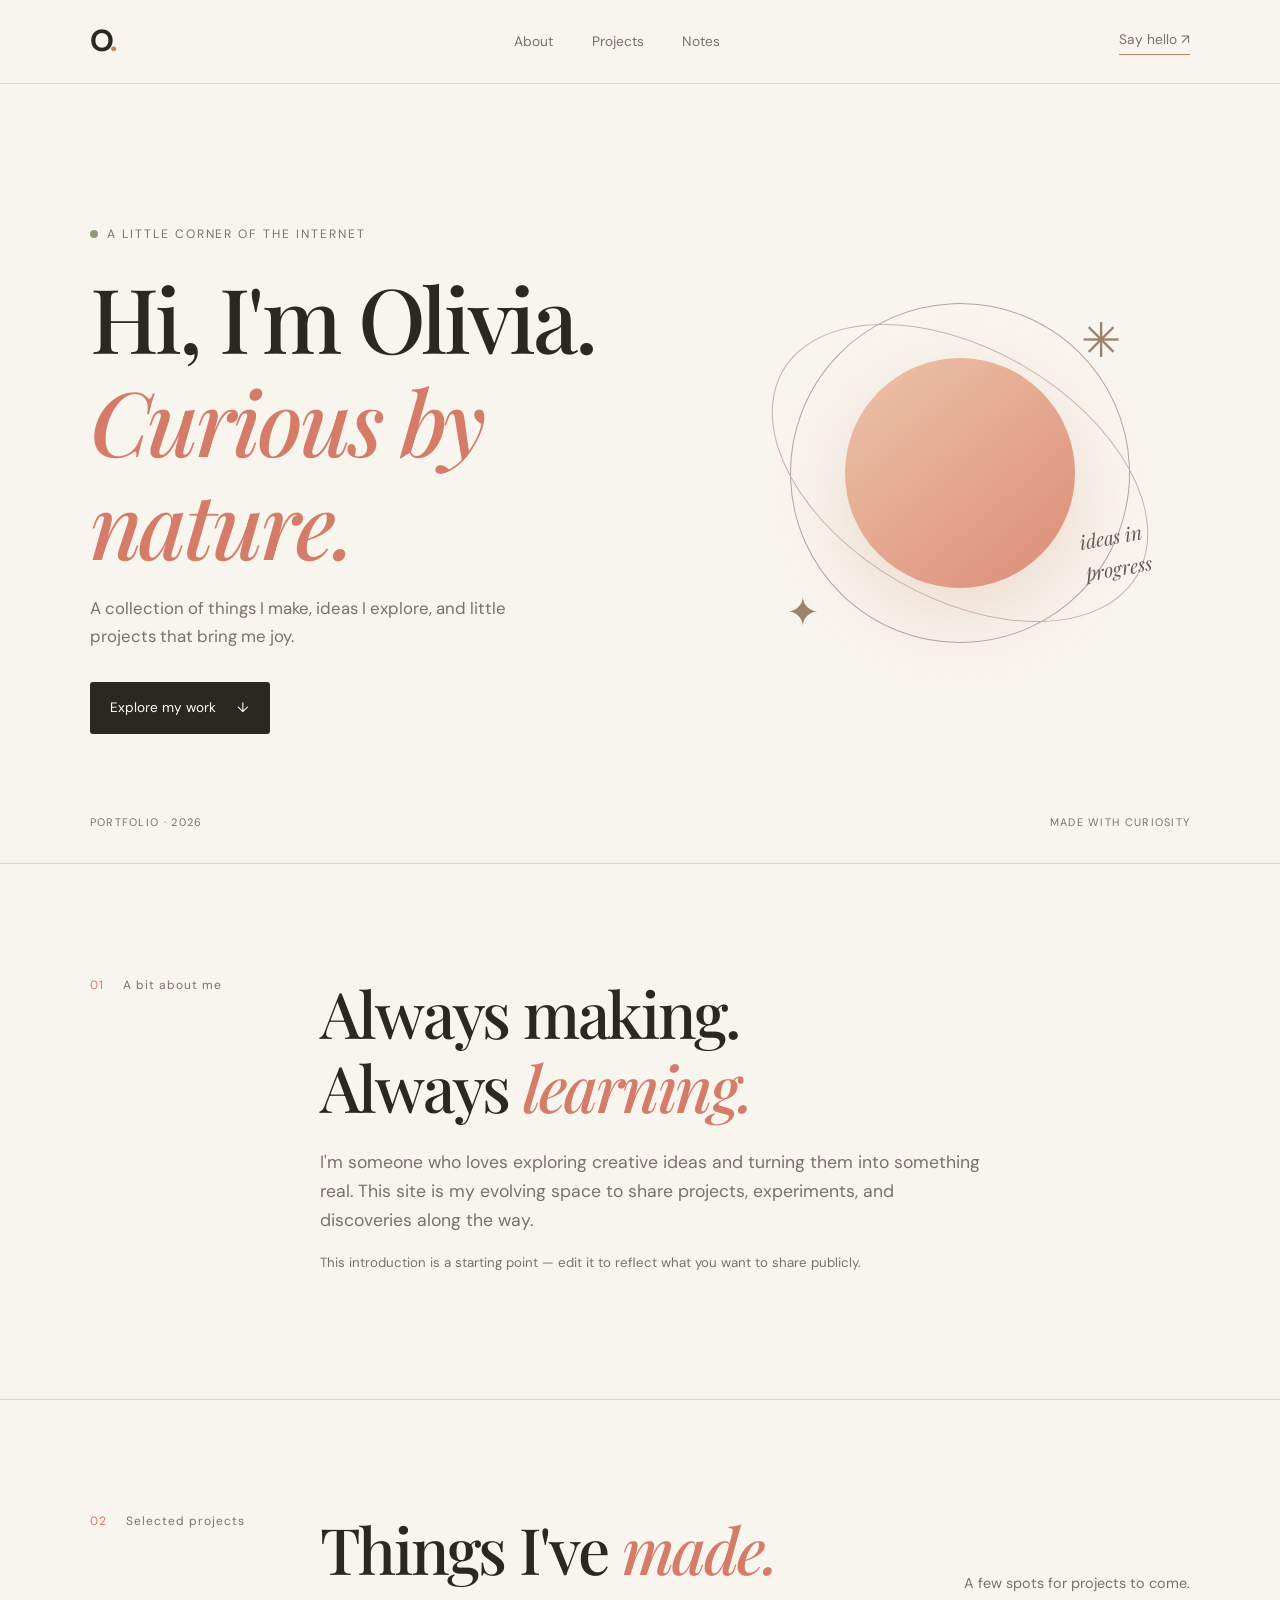
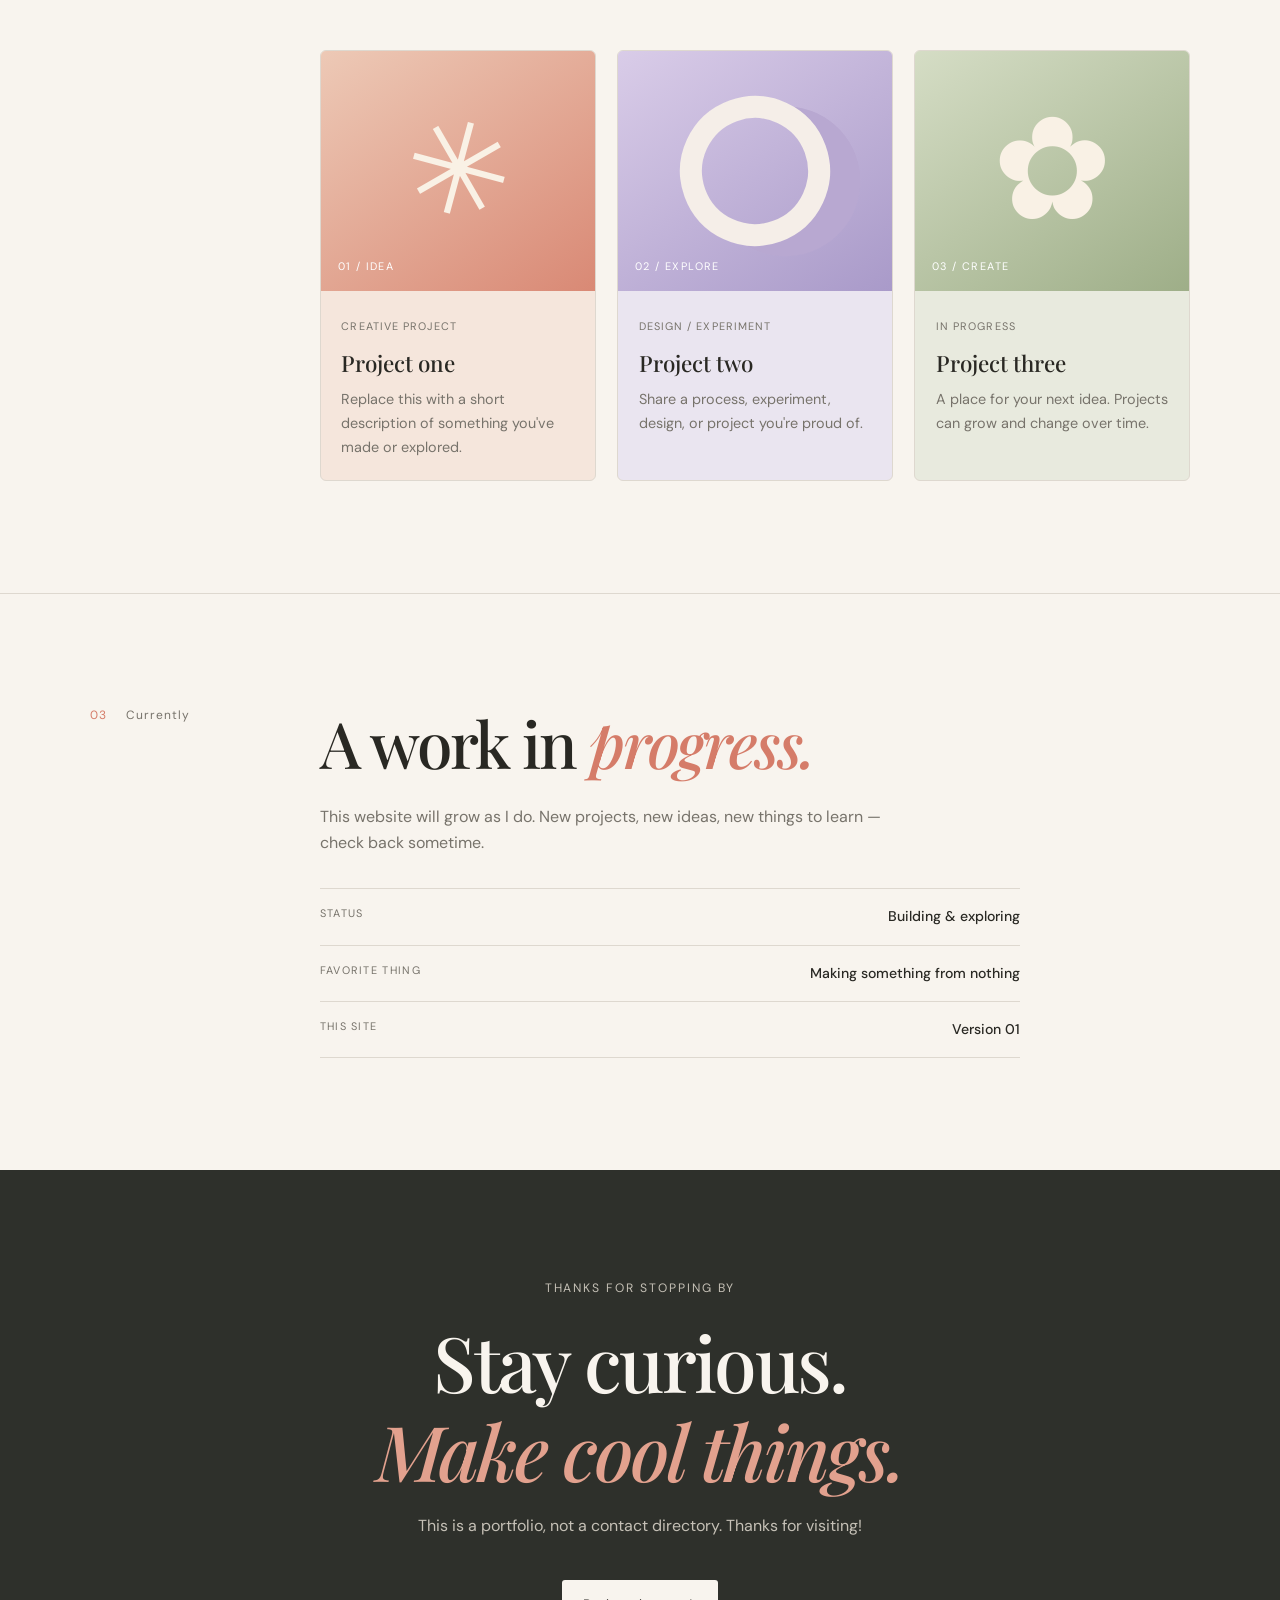
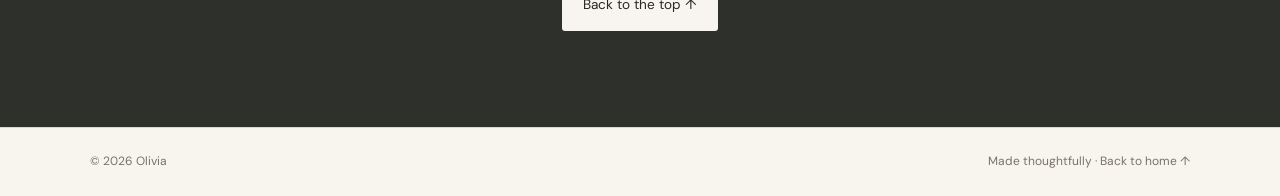
<file: index.html>
<!doctype html>
<html lang="en">
  <head>
  <meta name="google-site-verification" content="Ts3QDwf4GkU1HSrvF_vmYDm-0J1HZ9W5l0339AQIZKM" />
  <meta charset="utf-8">
  <meta name="viewport" content="width=device-width, initial-scale=1">
  <meta name="description" content="Olivia's creative portfolio — projects, ideas, and things I'm learning.">
  <meta name="author" content="Olivia">
  <meta name="theme-color" content="#f8f4ee">
  <meta name="robots" content="index, follow">
  <link rel="canonical" href="https://oliviaeberwein.github.io/">
  <link rel="stylesheet" href="style.css">
  <link rel="icon" href="favicon.svg" type="image/svg+xml">
  <link rel="manifest" href="manifest.json">
  <title>Olivia — Creative Portfolio</title>
  <meta property="og:type" content="website">
  <meta property="og:title" content="Olivia — Creative Portfolio">
  <meta property="og:description" content="Projects, ideas, and things I'm learning.">
  <meta property="og:url" content="https://oliviaeberwein.github.io/">
  <meta property="og:image" content="https://oliviaeberwein.github.io/preview.png">
  <meta name="twitter:card" content="summary_large_image">
  <meta name="twitter:title" content="Olivia — Creative Portfolio">
  <meta name="twitter:description" content="Projects, ideas, and things I'm learning.">
  <meta name="twitter:image" content="https://oliviaeberwein.github.io/preview.png">
  <script type="application/ld+json">
  {
    "@context": "https://schema.org",
    "@type": "Person",
    "name": "Olivia",
    "url": "https://oliviaeberwein.github.io/",
    "description": "A creative portfolio featuring projects, ideas, and learning."
  }
  </script>
</head>
<body>
  <a class="skip-link" href="#main">Skip to content</a>
  <header class="site-header">
    <a class="brand" href="#home" aria-label="Olivia home">O<span>.</span></a>
    <nav aria-label="Main navigation">
      <a href="#about">About</a>
      <a href="#work">Projects</a>
      <a href="#notes">Notes</a>
    </nav>
    <a class="header-link" href="#contact">Say hello <span aria-hidden="true">↗</span></a>
  </header>

  <main id="main">
    <section class="hero" id="home">
      <div class="hero-copy">
        <p class="eyebrow"><span class="dot"></span> A little corner of the internet</p>
        <h1>Hi, I'm Olivia.<br><em>Curious by nature.</em></h1>
        <p class="intro">A collection of things I make, ideas I explore, and little projects that bring me joy.</p>
        <a class="button" href="#work">Explore my work <span aria-hidden="true">↓</span></a>
      </div>
      <div class="hero-art" aria-label="Abstract pastel shapes">
        <div class="sun"></div><div class="orbit orbit-one"></div><div class="orbit orbit-two"></div>
        <div class="spark spark-one">✳</div><div class="spark spark-two">✦</div>
        <div class="art-note">ideas in<br>progress</div>
      </div>
      <div class="hero-bottom"><span>PORTFOLIO · 2026</span><span>MADE WITH CURIOSITY</span></div>
    </section>

    <section class="section about" id="about">
      <div class="section-label"><span>01</span> A bit about me</div>
      <div class="section-content">
        <h2>Always making.<br>Always <em>learning.</em></h2>
        <p>I'm someone who loves exploring creative ideas and turning them into something real. This site is my evolving space to share projects, experiments, and discoveries along the way.</p>
        <p class="small-note">This introduction is a starting point — edit it to reflect what you want to share publicly.</p>
      </div>
    </section>

    <section class="section projects" id="work">
      <div class="section-label"><span>02</span> Selected projects</div>
      <div class="section-content">
        <div class="section-heading"><h2>Things I've <em>made.</em></h2><p>A few spots for projects to come.</p></div>
        <div class="project-grid">
          <article class="project-card card-peach">
            <div class="project-visual visual-one"><span class="visual-star">✳</span><span class="visual-caption">01 / IDEA</span></div>
            <div class="project-info"><span>CREATIVE PROJECT</span><h3>Project one</h3><p>Replace this with a short description of something you've made or explored.</p></div>
          </article>
          <article class="project-card card-lilac">
            <div class="project-visual visual-two"><span class="visual-ring"></span><span class="visual-caption">02 / EXPLORE</span></div>
            <div class="project-info"><span>DESIGN / EXPERIMENT</span><h3>Project two</h3><p>Share a process, experiment, design, or project you're proud of.</p></div>
          </article>
          <article class="project-card card-green">
            <div class="project-visual visual-three"><span class="visual-flower">✿</span><span class="visual-caption">03 / CREATE</span></div>
            <div class="project-info"><span>IN PROGRESS</span><h3>Project three</h3><p>A place for your next idea. Projects can grow and change over time.</p></div>
          </article>
        </div>
      </div>
    </section>

    <section class="section notes" id="notes">
      <div class="section-label"><span>03</span> Currently</div>
      <div class="section-content notes-content">
        <h2>A work in <em>progress.</em></h2>
        <p>This website will grow as I do. New projects, new ideas, new things to learn — check back sometime.</p>
        <div class="currently-list"><div><span>STATUS</span><strong>Building & exploring</strong></div><div><span>FAVORITE THING</span><strong>Making something from nothing</strong></div><div><span>THIS SITE</span><strong>Version 01</strong></div></div>
      </div>
    </section>

    <section class="contact" id="contact">
      <p class="eyebrow">Thanks for stopping by</p>
      <h2>Stay curious.<br><em>Make cool things.</em></h2>
      <p>This is a portfolio, not a contact directory. Thanks for visiting!</p>
      <a href="#home" class="button button-light">Back to the top ↑</a>
    </section>
  </main>

  <footer><span>© <span id="year">2026</span> Olivia</span><span>Made thoughtfully · <a href="#home">Back to home ↑</a></span></footer>
  <script src="script.js" defer></script>
</body>
</html>
</file>
<file: style.css>
@import url('https://fonts.googleapis.com/css2?family=DM+Sans:wght@400;500;600;700&family=Playfair+Display:ital,wght@0,500;0,600;1,500;1,600&display=swap');
:root{--paper:#f8f4ee;--ink:#292823;--muted:#77736b;--accent:#d57c69;--line:#ded8cf;--serif:'Playfair Display',Georgia,serif;--sans:'DM Sans',Arial,sans-serif}
*{box-sizing:border-box}html{scroll-behavior:smooth}body{margin:0;background:var(--paper);color:var(--ink);font-family:var(--sans);line-height:1.65}a{color:inherit}a:focus-visible{outline:3px solid #b65e49;outline-offset:4px}.skip-link{position:absolute;left:-999px;top:0;background:#fff;padding:1rem;z-index:10}.skip-link:focus{left:1rem}.site-header{height:84px;padding:0 7vw;display:flex;align-items:center;justify-content:space-between;border-bottom:1px solid var(--line)}.brand{text-decoration:none;font-size:1.9rem;font-weight:700;letter-spacing:-.08em}.brand span{color:var(--accent)}nav{display:flex;gap:2.4rem}nav a,.header-link{text-decoration:none;font-size:.86rem;color:var(--muted)}nav a:hover,.header-link:hover{color:var(--accent)}.header-link{border-bottom:1px solid var(--accent);padding-bottom:4px}.hero{min-height:650px;padding:8rem 7vw 2rem;position:relative;display:grid;grid-template-columns:1.1fr .9fr;align-items:center;overflow:hidden}.hero-copy{max-width:620px;z-index:1}.eyebrow{font-size:.76rem;text-transform:uppercase;letter-spacing:.16em;color:var(--muted);display:flex;align-items:center;gap:.6rem}.dot{width:8px;height:8px;background:#8e9a79;border-radius:50%}h1,h2{font-family:var(--serif);font-weight:500;letter-spacing:-.035em;line-height:1.15}h1{font-size:clamp(3.4rem,7vw,6.5rem);margin:1.3rem 0}h1 em,h2 em{color:var(--accent);font-weight:500}.intro{max-width:440px;color:var(--muted);font-size:1.05rem;margin-bottom:2rem}.button{display:inline-flex;gap:1.3rem;align-items:center;padding:.9rem 1.3rem;border-radius:3px;background:var(--ink);color:white;text-decoration:none;font-size:.85rem;transition:transform .2s}.button:hover{transform:translateY(-3px)}.hero-art{height:430px;max-width:460px;width:100%;justify-self:end;position:relative;display:grid;place-items:center}.sun{width:230px;height:230px;border-radius:50%;background:linear-gradient(140deg,#edc4a8,#dc8c78);position:absolute;box-shadow:0 25px 70px #d9a58a50}.orbit{position:absolute;border:1px solid #b3a69a;border-radius:50%;width:340px;height:340px;transform:rotate(-24deg)}.orbit-two{width:410px;height:250px;transform:rotate(30deg);border-color:#c5b4a4}.spark{position:absolute;color:#9b826d;font-size:3rem}.spark-one{top:10%;right:15%}.spark-two{bottom:10%;left:12%;font-size:2.5rem}.art-note{position:absolute;right:9%;bottom:24%;font-family:var(--serif);font-style:italic;color:#665a50;font-size:1.2rem;transform:rotate(-10deg)}.hero-bottom{grid-column:1/-1;display:flex;justify-content:space-between;margin-top:5rem;font-size:.68rem;letter-spacing:.12em;color:var(--muted)}.section{padding:7rem 7vw;display:grid;grid-template-columns:230px 1fr;border-top:1px solid var(--line)}.section-label{font-size:.75rem;color:var(--muted);letter-spacing:.08em}.section-label span{color:var(--accent);margin-right:1rem}.section-content{max-width:950px}.section h2{font-size:clamp(2.4rem,5vw,4rem);margin:0 0 1.5rem}.about .section-content>p{max-width:660px;color:var(--muted);font-size:1.1rem}.small-note{font-size:.83rem!important}.section-heading{display:flex;align-items:end;justify-content:space-between;margin-bottom:2.5rem;gap:1rem}.section-heading p{color:var(--muted);font-size:.9rem}.project-grid{display:grid;grid-template-columns:repeat(3,1fr);gap:1.3rem}.project-card{border:1px solid var(--line);background:#fff9f3;border-radius:6px;overflow:hidden}.card-peach{background:#f5e6dc}.card-lilac{background:#eae5f0}.card-green{background:#e8eade}.project-visual{height:240px;position:relative;display:grid;place-items:center;overflow:hidden}.visual-one{background:linear-gradient(145deg,#edc9b6,#d98975)}.visual-two{background:linear-gradient(145deg,#d9cce8,#a99ac9)}.visual-three{background:linear-gradient(145deg,#d5ddc5,#9eae88)}.visual-star,.visual-flower{font-size:8rem;color:#f9f1e5}.visual-star{transform:rotate(15deg)}.visual-flower{font-size:9rem}.visual-ring{width:150px;height:150px;border:22px solid #f5eee8;border-radius:50%;box-shadow:25px 20px 0 #b8a8d1;transform:rotate(-20deg)}.visual-caption{position:absolute;bottom:15px;left:17px;font-size:.68rem;letter-spacing:.13em;color:#fff}.project-info{padding:1.3rem}.project-info>span{font-size:.68rem;letter-spacing:.1em;color:var(--muted)}.project-info h3{font-family:var(--serif);font-size:1.4rem;font-weight:500;margin:.4rem 0}.project-info p{font-size:.9rem;color:var(--muted);margin:0}.notes-content>p{color:var(--muted);max-width:600px}.currently-list{border-top:1px solid var(--line);margin-top:2rem;max-width:700px}.currently-list div{display:flex;justify-content:space-between;padding:1rem 0;border-bottom:1px solid var(--line);gap:1rem}.currently-list span{font-size:.68rem;letter-spacing:.12em;color:var(--muted)}.currently-list strong{font-size:.88rem;font-weight:500}.contact{text-align:center;background:#2e302b;color:#f8f4ee;padding:6rem 2rem}.contact .eyebrow{justify-content:center;color:#c5c0b6}.contact h2{font-size:clamp(2.8rem,6vw,5rem);margin:1.2rem}.contact h2 em{color:#e2a18e}.contact>p:not(.eyebrow){color:#c5c0b6}.button-light{background:var(--paper);color:var(--ink);margin-top:1.5rem}footer{padding:1.5rem 7vw;display:flex;justify-content:space-between;font-size:.75rem;color:var(--muted);border-top:1px solid var(--line)}footer a{text-decoration:none} @media(max-width:850px){.hero{grid-template-columns:1fr;padding-top:5rem}.hero-art{justify-self:center;height:350px;margin-top:1rem}.hero-bottom{margin-top:3rem}.section{grid-template-columns:1fr;gap:2rem;padding:5rem 7vw}.project-grid{grid-template-columns:1fr 1fr}.section-heading{display:block}}@media(max-width:560px){.site-header{padding:0 5vw;height:70px}nav{gap:1rem}nav a{font-size:.76rem}.header-link{font-size:.75rem}.hero{padding:4rem 5vw 2rem}h1{font-size:3.4rem}.hero-art{height:300px}.sun{width:180px;height:180px}.orbit{width:290px;height:290px}.orbit-two{width:340px;height:210px}.hero-bottom{font-size:.58rem}.section{padding:4rem 5vw}.project-grid{grid-template-columns:1fr}.project-visual{height:210px}.section-heading p{margin-top:-.5rem}.currently-list div{flex-direction:column;gap:.2rem}footer{padding:1.4rem 5vw;gap:1rem;flex-wrap:wrap}}
</file>
